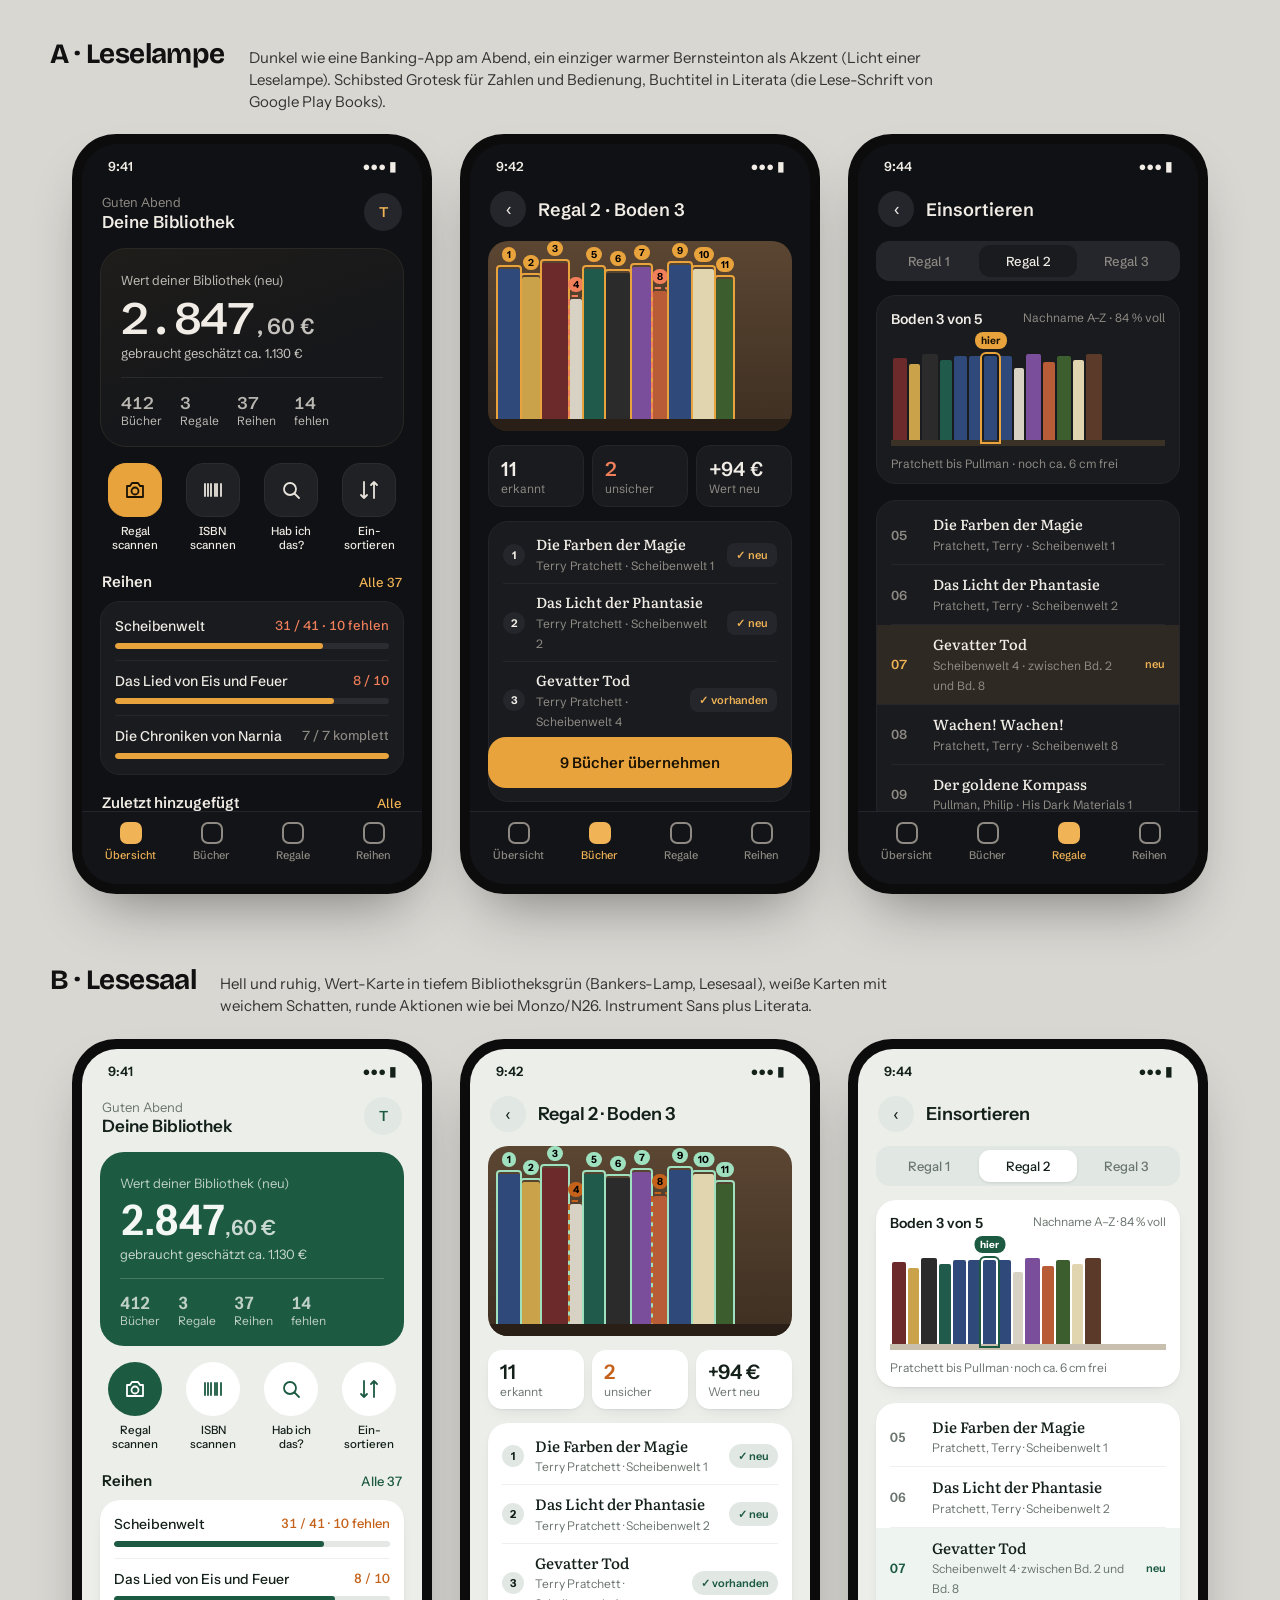
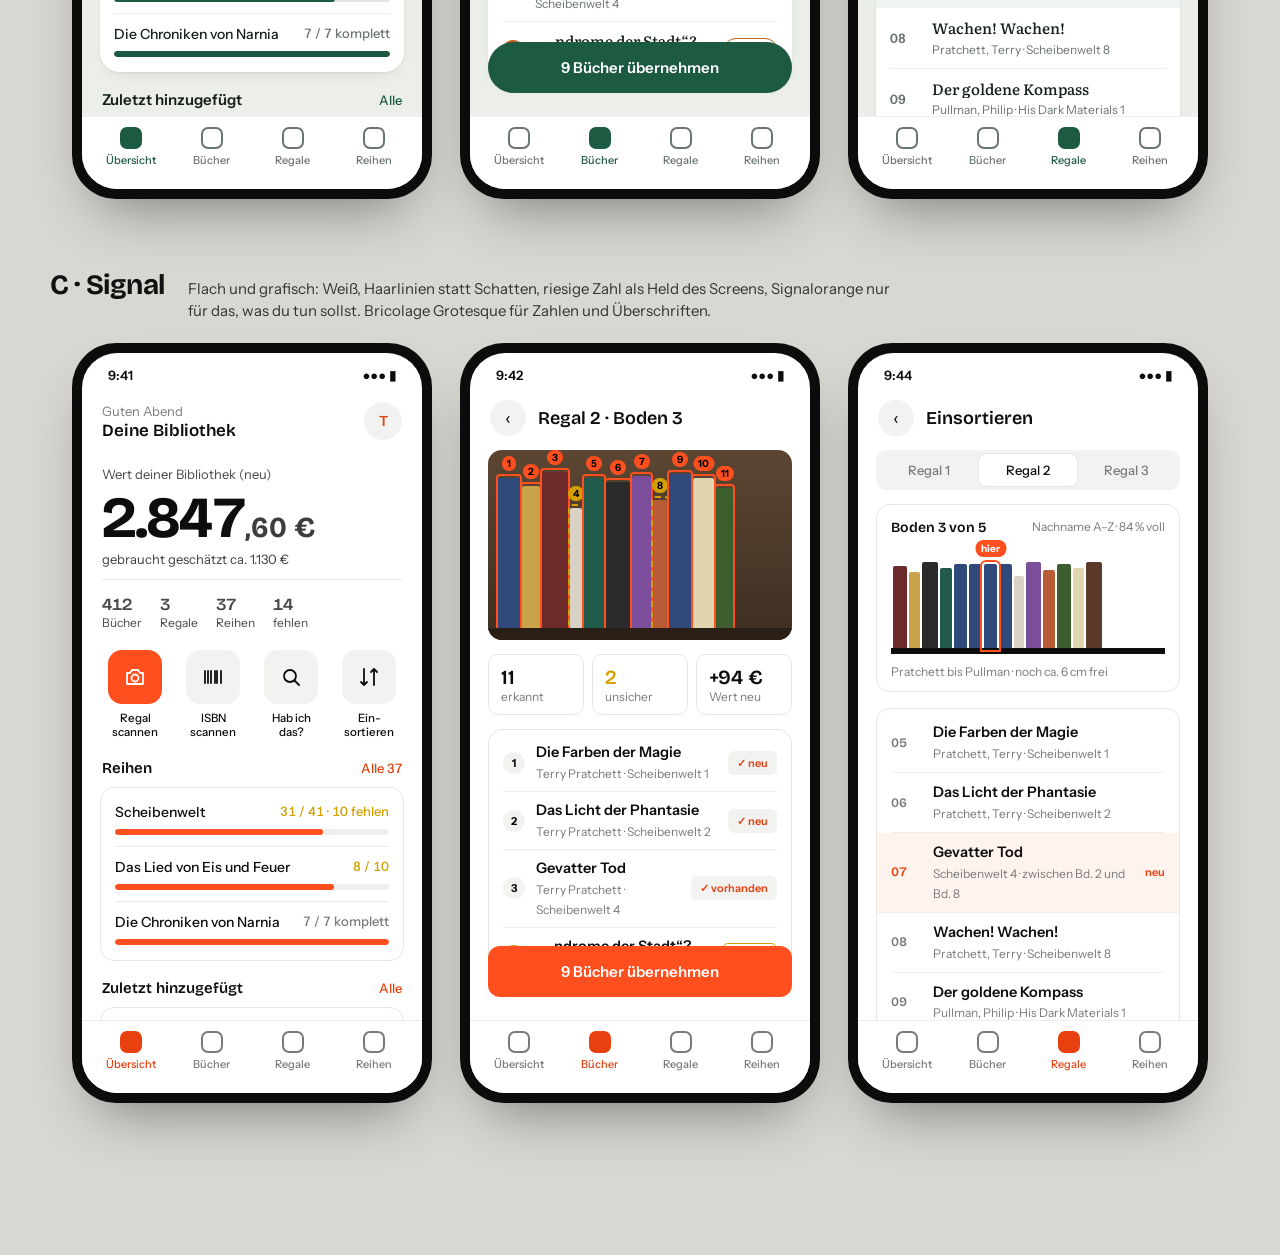
<file: prototype/index.html>
<!doctype html>
<html lang="de">
<head>
<meta charset="utf-8">
<meta name="viewport" content="width=device-width, initial-scale=1">
<title>Shelved – Entwürfe</title>
<!-- Nur für den lokalen Prototyp. In der App werden die Fonts selbst gehostet (DSGVO). -->
<link rel="preconnect" href="https://fonts.googleapis.com">
<link href="https://fonts.googleapis.com/css2?family=Bricolage+Grotesque:opsz,wght@12..96,400;12..96,600;12..96,700&family=Instrument+Sans:wght@400;500;600&family=Literata:opsz,wght@7..72,400;7..72,500;7..72,600&family=Schibsted+Grotesk:wght@400;500;600;700&display=swap" rel="stylesheet">
<style>
*{box-sizing:border-box;margin:0;padding:0}
body{background:#d9d7d2;font-family:system-ui;padding:40px 32px 80px;color:#111}
.direction{margin-bottom:72px}
.direction>header{max-width:1180px;margin:0 auto 22px;display:flex;gap:24px;align-items:baseline}
.direction>header h2{font:700 28px/1 "Bricolage Grotesque";letter-spacing:-.02em}
.direction>header p{font:15px/1.45 "Instrument Sans";max-width:720px;color:#333}
.phones{display:flex;gap:28px;justify-content:center;flex-wrap:wrap}

/* ---------- Telefon-Rahmen ---------- */
.phone{width:360px;height:760px;border-radius:44px;padding:10px;background:#0c0c0c;box-shadow:0 30px 60px -25px rgba(0,0,0,.45)}
.screen{position:relative;height:100%;border-radius:35px;overflow:hidden;background:var(--bg);color:var(--ink);font-family:var(--body);display:flex;flex-direction:column}
.status{display:flex;justify-content:space-between;padding:14px 26px 6px;font:600 13px var(--body)}
.scroll{flex:1;overflow:hidden;padding:6px 18px 0}
.tabbar{display:flex;justify-content:space-around;padding:10px 8px 22px;background:var(--bar);border-top:var(--hair)}
.tabbar span{display:flex;flex-direction:column;align-items:center;gap:4px;font:500 11px var(--body);color:var(--muted);min-width:56px}
.tabbar span.on{color:var(--accent-ink)}
.tabbar i{width:22px;height:22px;border-radius:7px;border:2px solid currentColor;display:block}
.tabbar span.on i{background:currentColor}

/* ---------- Übersicht ---------- */
.top{display:flex;justify-content:space-between;align-items:center;margin:4px 2px 16px}
.top small{font-size:13px;color:var(--muted)}
.top b{display:block;font:600 17px var(--display)}
.avatar{width:38px;height:38px;border-radius:50%;background:var(--chip);display:grid;place-items:center;font:600 14px var(--body);color:var(--accent-ink)}
.hero{background:var(--hero-bg);color:var(--hero-ink);border-radius:var(--r-lg);padding:20px 20px 18px;border:var(--hero-border)}
.hero label{font-size:13px;opacity:.75}
.hero .value{font:var(--value-font);letter-spacing:-.035em;margin:6px 0 4px;font-variant-numeric:tabular-nums}
.hero .value small{font-size:.5em;letter-spacing:0;opacity:.8}
.hero .sub{font-size:13px;opacity:.8}
.hero .stats{display:flex;gap:18px;margin-top:16px;padding-top:14px;border-top:1px solid var(--hero-line)}
.hero .stats div{font-size:12px;opacity:.75}
.hero .stats b{display:block;font:600 17px var(--display);opacity:1;font-variant-numeric:tabular-nums}
.actions{display:grid;grid-template-columns:repeat(4,1fr);gap:8px;margin:16px 0 20px}
.actions span{display:flex;flex-direction:column;align-items:center;gap:7px;font:500 11.5px var(--body);text-align:center;color:var(--ink)}
.actions i{width:54px;height:54px;border-radius:var(--r-action);background:var(--action-bg);display:grid;place-items:center;border:var(--action-border)}
.actions i svg{width:24px;height:24px;stroke:var(--action-ink);fill:none;stroke-width:1.8;stroke-linecap:round;stroke-linejoin:round}
.actions span:first-child i{background:var(--accent);border-color:var(--accent)}
.actions span:first-child i svg{stroke:var(--on-accent)}
h3{font:600 15px var(--display);display:flex;justify-content:space-between;align-items:baseline;margin:0 2px 10px}
h3 a{font:500 13px var(--body);color:var(--accent-ink)}
.card{background:var(--surface);border-radius:var(--r-md);border:var(--card-border);box-shadow:var(--shadow);padding:4px 14px;margin-bottom:18px}
.series{padding:11px 0;border-bottom:var(--hair)}
.series:last-child{border:0}
.series .row{display:flex;justify-content:space-between;font-size:14px;font-weight:500}
.series .row em{font-style:normal;color:var(--muted);font-variant-numeric:tabular-nums;font-size:13px}
.series .row em.miss{color:var(--warn)}
.bar{height:6px;border-radius:3px;background:var(--track);margin-top:8px;overflow:hidden}
.bar b{display:block;height:100%;background:var(--accent);border-radius:3px}
.tx{display:flex;align-items:center;gap:12px;padding:10px 0;border-bottom:var(--hair)}
.tx:last-child{border:0}
.cover{width:34px;height:48px;border-radius:4px;flex:none;box-shadow:inset -3px 0 0 rgba(0,0,0,.18)}
.tx div{flex:1;min-width:0}
.tx b{display:block;font:var(--title-font);white-space:nowrap;overflow:hidden;text-overflow:ellipsis}
.tx small{font-size:12.5px;color:var(--muted)}
.tx .amt{text-align:right;flex:none}
.tx .amt b{font:600 14px var(--body);font-variant-numeric:tabular-nums}
.tx .amt small{font-variant-numeric:tabular-nums}

/* ---------- Scan ---------- */
.titlebar{display:flex;align-items:center;gap:12px;margin:4px 2px 14px}
.titlebar .back{width:36px;height:36px;border-radius:50%;background:var(--chip);display:grid;place-items:center;font-size:18px}
.titlebar b{font:600 18px var(--display)}
.photo{height:190px;border-radius:var(--r-md);background:linear-gradient(#5b4632,#3e2f22);position:relative;overflow:hidden;display:flex;align-items:flex-end;padding:0 10px 12px;gap:2px}
.photo::after{content:"";position:absolute;left:0;right:0;bottom:0;height:12px;background:#2a1f16}
.spine{position:relative;border-radius:2px 2px 0 0}
.spine.box::before{content:"";position:absolute;inset:-4px -2px;border:2px solid var(--box);border-radius:4px}
.spine.unsure::before{border-color:var(--warn);border-style:dashed}
.spine.box::after{content:attr(data-n);position:absolute;top:-22px;left:50%;translate:-50% 0;font:700 10px var(--body);background:var(--box);color:#000;border-radius:8px;padding:1px 5px}
.spine.unsure::after{background:var(--warn)}
.summary{display:flex;gap:8px;margin:14px 0}
.summary span{flex:1;background:var(--surface);border:var(--card-border);box-shadow:var(--shadow);border-radius:var(--r-sm);padding:10px 12px;font-size:12px;color:var(--muted)}
.summary b{display:block;font:600 20px var(--display);color:var(--ink)}
.summary span.w b{color:var(--warn)}
.hit{display:flex;gap:11px;align-items:center;padding:9px 0;border-bottom:var(--hair)}
.hit:last-child{border:0}
.hit .n{width:22px;height:22px;border-radius:50%;background:var(--chip);font:700 11px var(--body);display:grid;place-items:center;flex:none}
.hit.unsure .n{background:var(--warn);color:#000}
.hit div{flex:1;min-width:0}
.hit b{display:block;font:var(--title-font);white-space:nowrap;overflow:hidden;text-overflow:ellipsis}
.hit small{font-size:12px;color:var(--muted)}
.hit .tag{font:600 11px var(--body);padding:5px 9px;border-radius:var(--r-tag);background:var(--chip);color:var(--accent-ink)}
.hit.unsure .tag{background:transparent;border:1.5px solid var(--warn);color:var(--warn)}
.cta{position:absolute;left:18px;right:18px;bottom:96px;background:var(--accent);color:var(--on-accent);text-align:center;font:600 15px var(--body);padding:16px;border-radius:var(--r-btn)}

/* ---------- Einsortieren ---------- */
.seg{display:flex;background:var(--chip);border-radius:var(--r-sm);padding:4px;margin-bottom:14px}
.seg span{flex:1;text-align:center;font:500 13px var(--body);padding:8px 0;border-radius:calc(var(--r-sm) - 3px);color:var(--muted)}
.seg span.on{background:var(--surface);color:var(--ink);box-shadow:var(--shadow-sm)}
.shelf{background:var(--surface);border:var(--card-border);box-shadow:var(--shadow);border-radius:var(--r-md);padding:14px 14px 0;margin-bottom:16px}
.shelf .lbl{display:flex;justify-content:space-between;font-size:12px;color:var(--muted);margin-bottom:10px}
.shelf .lbl b{color:var(--ink);font:600 14px var(--display)}
.strip{display:flex;align-items:flex-end;gap:2px;height:96px;margin-top:22px;border-bottom:6px solid var(--plank);padding:0 2px}
.strip i{display:block;border-radius:2px 2px 0 0}
.strip i.new{outline:2.5px solid var(--accent);outline-offset:2px;position:relative}
.strip i.new::after{content:"hier";position:absolute;top:-24px;left:50%;translate:-50% 0;font:700 10px var(--body);color:var(--on-accent);background:var(--accent);padding:2px 6px;border-radius:8px}
.shelf .foot{font-size:12px;color:var(--muted);padding:10px 0 12px}
.place{display:flex;gap:12px;align-items:center;padding:10px 0;border-bottom:var(--hair)}
.place:last-child{border:0}
.place .pos{font:600 13px var(--display);width:30px;color:var(--muted);font-variant-numeric:tabular-nums}
.place div{flex:1;min-width:0}
.place b{display:block;font:var(--title-font);white-space:nowrap;overflow:hidden;text-overflow:ellipsis}
.place small{font-size:12px;color:var(--muted)}
.place.new{background:var(--hl);margin:0 -14px;padding:10px 14px}
.place.new .pos{color:var(--accent-ink)}
.place .badge{font:600 11px var(--body);color:var(--accent-ink)}

/* =========== Richtung A: Leselampe (dunkel) =========== */
.a{--bg:#101114;--surface:#191b1f;--bar:#131417;--ink:#f1ede6;--muted:#8e8a83;--accent:#e8a33d;--accent-ink:#f0b356;--on-accent:#1a1204;
  --chip:#24262b;--track:#2a2c31;--warn:#f07f5a;--hl:rgba(232,163,61,.10);--plank:#3a3127;--box:#e8a33d;
  --hero-bg:linear-gradient(160deg,#1f1d1a,#16171a 60%);--hero-ink:#f1ede6;--hero-line:rgba(255,255,255,.08);--hero-border:1px solid #2a2824;
  --action-bg:#1f2125;--action-ink:#e9e4dc;--action-border:1px solid #2a2c31;
  --card-border:1px solid #23252a;--shadow:none;--shadow-sm:none;--hair:1px solid #24262b;
  --r-lg:26px;--r-md:20px;--r-sm:14px;--r-action:18px;--r-btn:18px;--r-tag:8px;
  --display:"Schibsted Grotesk";--body:"Schibsted Grotesk";
  --value-font:600 44px/1.05 "Schibsted Grotesk";--title-font:500 14.5px/1.3 "Literata"}

/* =========== Richtung B: Lesesaal (hell, grün) =========== */
.b{--bg:#eceeea;--surface:#ffffff;--bar:#ffffff;--ink:#14201a;--muted:#6b756f;--accent:#1d5a42;--accent-ink:#1d5a42;--on-accent:#ffffff;
  --chip:#e1e8e3;--track:#e3e8e4;--warn:#c4621b;--hl:#eef5f0;--plank:#c9bfae;--box:#9fe0bf;
  --hero-bg:#1d5a42;--hero-ink:#f4f8f5;--hero-line:rgba(255,255,255,.18);--hero-border:0;
  --action-bg:#ffffff;--action-ink:#1d5a42;--action-border:0;
  --card-border:0;--shadow:0 1px 2px rgba(20,32,26,.06),0 6px 18px -10px rgba(20,32,26,.18);--shadow-sm:0 1px 3px rgba(0,0,0,.1);--hair:1px solid #edf0ee;
  --r-lg:24px;--r-md:20px;--r-sm:14px;--r-action:50%;--r-btn:999px;--r-tag:999px;
  --display:"Instrument Sans";--body:"Instrument Sans";
  --value-font:600 42px/1.05 "Instrument Sans";--title-font:500 15px/1.3 "Literata"}

/* =========== Richtung C: Signal (hell, flach, Haarlinien) =========== */
.c{--bg:#ffffff;--surface:#ffffff;--bar:#ffffff;--ink:#0d0d0d;--muted:#7a7a7a;--accent:#ff4f1f;--accent-ink:#e8400f;--on-accent:#ffffff;
  --chip:#f2f2f0;--track:#efefed;--warn:#d4a000;--hl:#fff3ee;--plank:#0d0d0d;--box:#ff4f1f;
  --hero-bg:#ffffff;--hero-ink:#0d0d0d;--hero-line:#e6e6e4;--hero-border:0;
  --action-bg:#f2f2f0;--action-ink:#0d0d0d;--action-border:0;
  --card-border:1px solid #e6e6e4;--shadow:none;--shadow-sm:0 0 0 1px #e6e6e4;--hair:1px solid #ededeb;
  --r-lg:0px;--r-md:14px;--r-sm:10px;--r-action:14px;--r-btn:12px;--r-tag:6px;
  --display:"Bricolage Grotesque";--body:"Instrument Sans";
  --value-font:700 58px/1 "Bricolage Grotesque";--title-font:600 14.5px/1.3 "Instrument Sans"}
.c .hero{padding:6px 2px 4px}
.c .hero .stats{margin-top:12px}
</style>
</head>
<body>

<section class="direction" data-theme="a">
  <header><h2>A · Leselampe</h2><p>Dunkel wie eine Banking-App am Abend, ein einziger warmer Bernsteinton als Akzent (Licht einer Leselampe). Schibsted Grotesk für Zahlen und Bedienung, Buchtitel in Literata (die Lese-Schrift von Google Play Books).</p></header>
  <div class="phones"></div>
</section>
<section class="direction" data-theme="b">
  <header><h2>B · Lesesaal</h2><p>Hell und ruhig, Wert-Karte in tiefem Bibliotheksgrün (Bankers-Lamp, Lesesaal), weiße Karten mit weichem Schatten, runde Aktionen wie bei Monzo/N26. Instrument Sans plus Literata.</p></header>
  <div class="phones"></div>
</section>
<section class="direction" data-theme="c">
  <header><h2>C · Signal</h2><p>Flach und grafisch: Weiß, Haarlinien statt Schatten, riesige Zahl als Held des Screens, Signalorange nur für das, was du tun sollst. Bricolage Grotesque für Zahlen und Überschriften.</p></header>
  <div class="phones"></div>
</section>

<template id="screens">
  <!-- 1 · Übersicht -->
  <div class="phone"><div class="screen">
    <div class="status"><span>9:41</span><span>●●● ▮</span></div>
    <div class="scroll">
      <div class="top"><div><small>Guten Abend</small><b>Deine Bibliothek</b></div><div class="avatar">T</div></div>
      <div class="hero">
        <label>Wert deiner Bibliothek (neu)</label>
        <div class="value">2.847<small>,60 €</small></div>
        <div class="sub">gebraucht geschätzt ca. 1.130 €</div>
        <div class="stats"><div><b>412</b>Bücher</div><div><b>3</b>Regale</div><div><b>37</b>Reihen</div><div><b>14</b>fehlen</div></div>
      </div>
      <div class="actions">
        <span><i><svg viewBox="0 0 24 24"><path d="M4 8h3l2-3h6l2 3h3v11H4z"/><circle cx="12" cy="13" r="3.5"/></svg></i>Regal<br>scannen</span>
        <span><i><svg viewBox="0 0 24 24"><path d="M4 6v12M7 6v12M10 6v12M14 6v12M16 6v12M20 6v12"/></svg></i>ISBN<br>scannen</span>
        <span><i><svg viewBox="0 0 24 24"><circle cx="11" cy="11" r="6"/><path d="m20 20-4.5-4.5"/></svg></i>Hab ich<br>das?</span>
        <span><i><svg viewBox="0 0 24 24"><path d="M7 4v16M7 20l-3-3M7 20l3-3M17 20V4M17 4l-3 3M17 4l3 3"/></svg></i>Ein-<br>sortieren</span>
      </div>
      <h3>Reihen <a>Alle 37</a></h3>
      <div class="card">
        <div class="series"><div class="row"><span>Scheibenwelt</span><em class="miss">31 / 41 · 10 fehlen</em></div><div class="bar"><b style="width:76%"></b></div></div>
        <div class="series"><div class="row"><span>Das Lied von Eis und Feuer</span><em class="miss">8 / 10</em></div><div class="bar"><b style="width:80%"></b></div></div>
        <div class="series"><div class="row"><span>Die Chroniken von Narnia</span><em>7 / 7 komplett</em></div><div class="bar"><b style="width:100%"></b></div></div>
      </div>
      <h3>Zuletzt hinzugefügt <a>Alle</a></h3>
      <div class="card">
        <div class="tx"><span class="cover" style="background:#2f4a7a"></span><div><b>Gevatter Tod</b><small>Pratchett · R2·B3·07</small></div><div class="amt"><b>+10,00 €</b><small>heute</small></div></div>
        <div class="tx"><span class="cover" style="background:#a33a2c"></span><div><b>Der Process</b><small>Kafka · R1·B1·22</small></div><div class="amt"><b>+7,00 €</b><small>heute</small></div></div>
      </div>
    </div>
    <div class="tabbar"><span class="on"><i></i>Übersicht</span><span><i></i>Bücher</span><span><i></i>Regale</span><span><i></i>Reihen</span></div>
  </div></div>

  <!-- 2 · Scan-Ergebnis -->
  <div class="phone"><div class="screen">
    <div class="status"><span>9:42</span><span>●●● ▮</span></div>
    <div class="scroll">
      <div class="titlebar"><span class="back">‹</span><b>Regal 2 · Boden 3</b></div>
      <div class="photo">
        <span class="spine box" data-n="1" style="width:22px;height:150px;background:#2f4a7a"></span>
        <span class="spine box" data-n="2" style="width:18px;height:142px;background:#c9a24a"></span>
        <span class="spine box" data-n="3" style="width:26px;height:156px;background:#6d2a2a"></span>
        <span class="spine box unsure" data-n="4" style="width:12px;height:120px;background:#d8d2c4"></span>
        <span class="spine box" data-n="5" style="width:20px;height:150px;background:#1f5a4a"></span>
        <span class="spine box" data-n="6" style="width:24px;height:146px;background:#2b2b2b"></span>
        <span class="spine box" data-n="7" style="width:19px;height:152px;background:#7a4e9a"></span>
        <span class="spine box unsure" data-n="8" style="width:14px;height:128px;background:#b85c38"></span>
        <span class="spine box" data-n="9" style="width:22px;height:154px;background:#2f4a7a"></span>
        <span class="spine box" data-n="10" style="width:21px;height:150px;background:#e1d5b0"></span>
        <span class="spine box" data-n="11" style="width:17px;height:140px;background:#3c5e2f"></span>
      </div>
      <div class="summary"><span><b>11</b>erkannt</span><span class="w"><b>2</b>unsicher</span><span><b>+94 €</b>Wert neu</span></div>
      <div class="card">
        <div class="hit"><span class="n">1</span><div><b>Die Farben der Magie</b><small>Terry Pratchett · Scheibenwelt 1</small></div><span class="tag">✓ neu</span></div>
        <div class="hit"><span class="n">2</span><div><b>Das Licht der Phantasie</b><small>Terry Pratchett · Scheibenwelt 2</small></div><span class="tag">✓ neu</span></div>
        <div class="hit"><span class="n">3</span><div><b>Gevatter Tod</b><small>Terry Pratchett · Scheibenwelt 4</small></div><span class="tag">✓ vorhanden</span></div>
        <div class="hit unsure"><span class="n">4</span><div><b>„…ndrome der Stadt“?</b><small>Rücken kaum lesbar</small></div><span class="tag">Prüfen</span></div>
      </div>
    </div>
    <div class="cta">9 Bücher übernehmen</div>
    <div class="tabbar"><span><i></i>Übersicht</span><span class="on"><i></i>Bücher</span><span><i></i>Regale</span><span><i></i>Reihen</span></div>
  </div></div>

  <!-- 3 · Einsortieren -->
  <div class="phone"><div class="screen">
    <div class="status"><span>9:44</span><span>●●● ▮</span></div>
    <div class="scroll">
      <div class="titlebar"><span class="back">‹</span><b>Einsortieren</b></div>
      <div class="seg"><span>Regal 1</span><span class="on">Regal 2</span><span>Regal 3</span></div>
      <div class="shelf">
        <div class="lbl"><b>Boden 3 von 5</b><span>Nachname A–Z · 84 % voll</span></div>
        <div class="strip">
          <i style="width:14px;height:82px;background:#6d2a2a"></i><i style="width:11px;height:76px;background:#c9a24a"></i><i style="width:16px;height:86px;background:#2b2b2b"></i><i style="width:12px;height:80px;background:#1f5a4a"></i><i style="width:13px;height:84px;background:#2f4a7a"></i><i style="width:13px;height:84px;background:#2f4a7a"></i><i class="new" style="width:13px;height:84px;background:#2f4a7a"></i><i style="width:13px;height:84px;background:#2f4a7a"></i><i style="width:10px;height:72px;background:#d8d2c4"></i><i style="width:15px;height:86px;background:#7a4e9a"></i><i style="width:12px;height:78px;background:#b85c38"></i><i style="width:14px;height:84px;background:#3c5e2f"></i><i style="width:11px;height:80px;background:#e1d5b0"></i><i style="width:16px;height:86px;background:#5b3a29"></i>
        </div>
        <div class="foot">Pratchett bis Pullman · noch ca. 6 cm frei</div>
      </div>
      <div class="card">
        <div class="place"><span class="pos">05</span><div><b>Die Farben der Magie</b><small>Pratchett, Terry · Scheibenwelt 1</small></div></div>
        <div class="place"><span class="pos">06</span><div><b>Das Licht der Phantasie</b><small>Pratchett, Terry · Scheibenwelt 2</small></div></div>
        <div class="place new"><span class="pos">07</span><div><b>Gevatter Tod</b><small>Scheibenwelt 4 · zwischen Bd. 2 und Bd. 8</small></div><span class="badge">neu</span></div>
        <div class="place"><span class="pos">08</span><div><b>Wachen! Wachen!</b><small>Pratchett, Terry · Scheibenwelt 8</small></div></div>
        <div class="place"><span class="pos">09</span><div><b>Der goldene Kompass</b><small>Pullman, Philip · His Dark Materials 1</small></div></div>
      </div>
    </div>
    <div class="tabbar"><span><i></i>Übersicht</span><span><i></i>Bücher</span><span class="on"><i></i>Regale</span><span><i></i>Reihen</span></div>
  </div></div>
</template>

<script>
const tpl = document.getElementById('screens');
document.querySelectorAll('.direction').forEach(sec => {
  const phones = sec.querySelector('.phones');
  phones.classList.add(sec.dataset.theme);
  phones.append(tpl.content.cloneNode(true));
});
</script>
</body>
</html>
</file>
